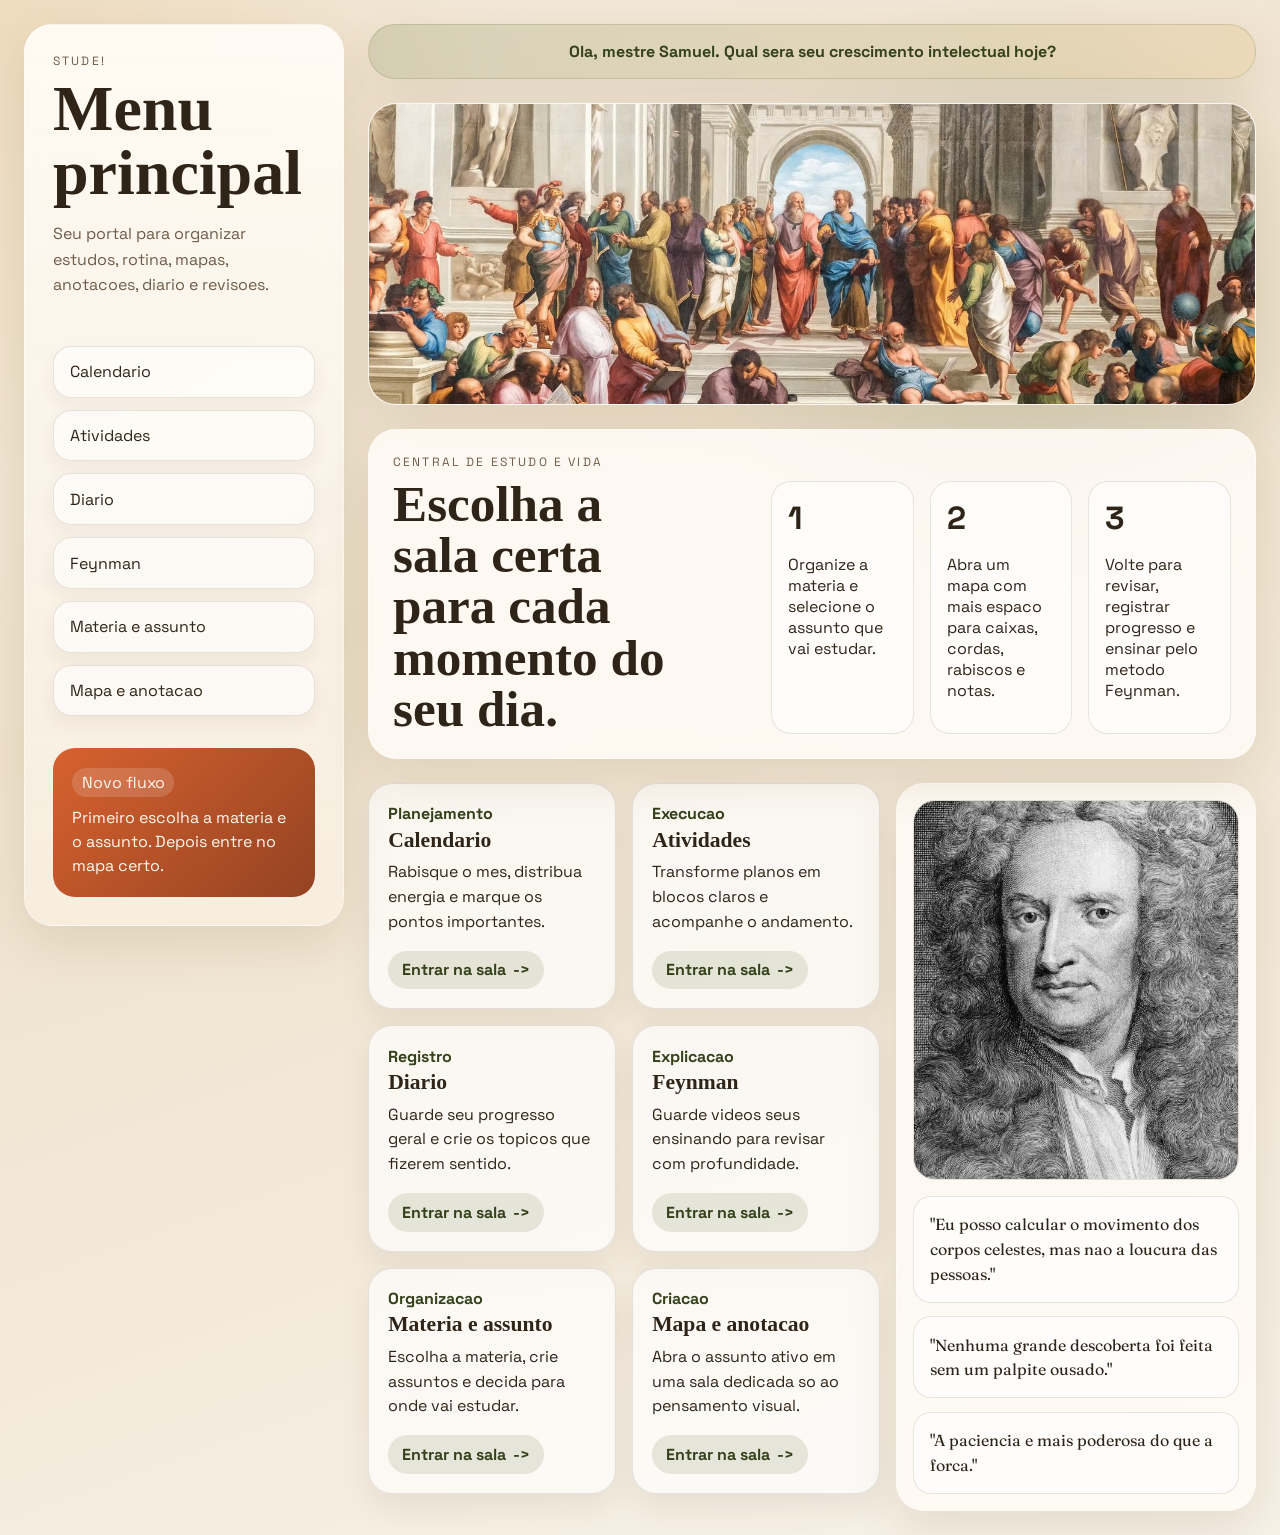
<file: index.html>
<!DOCTYPE html>
<html lang="pt-BR">
  <head>
    <meta charset="UTF-8" />
    <meta name="viewport" content="width=device-width, initial-scale=1.0" />
    <title>Stude! | Inicio</title>
    <link rel="preconnect" href="https://fonts.googleapis.com" />
    <link rel="preconnect" href="https://fonts.gstatic.com" crossorigin />
    <link
      href="https://fonts.googleapis.com/css2?family=Space+Grotesk:wght@400;500;700&family=Fraunces:opsz,wght@9..144,600;9..144,700&display=swap"
      rel="stylesheet"
    />
    <link rel="stylesheet" href="./styles/style.css" />
  </head>
  <body>
    <div class="page-shell">
      <aside class="sidebar">
        <div>
          <p class="eyebrow">Stude!</p>
          <h1>Menu principal</h1>
          <p class="sidebar-copy">
            Seu portal para organizar estudos, rotina, mapas, anotacoes, diario e revisoes.
          </p>
        </div>

        <nav class="section-nav" aria-label="Navegacao principal">
          <a href="./Calendario/index.html">Calendario</a>
          <a href="./Atividades/index.html">Atividades</a>
          <a href="./Diario/index.html">Diario</a>
          <a href="./Biblioteca%20de%20Feynman/index.html">Feynman</a>
          <a href="./Mat%C3%A9ria%20e%20assunto/index.html">Materia e assunto</a>
          <a href="./Anota%C3%A7%C3%A3o%20e%20mapa/index.html">Mapa e anotacao</a>
        </nav>

        <div class="insight-card">
          <span class="insight-label">Novo fluxo</span>
          <p class="insight-text">Primeiro escolha a materia e o assunto. Depois entre no mapa certo.</p>
        </div>
      </aside>

      <main class="content">
        <section class="welcome-banner">
          <p>Ola, mestre Samuel. Qual sera seu crescimento intelectual hoje?</p>
        </section>

        <section class="hero-image-banner">
          <img src="./assets/images/Recorte.jpg" alt="Recorte da Escola de Atenas" />
        </section>

        <section class="hero-card">
          <div>
            <p class="eyebrow">Central de estudo e vida</p>
            <h2>Escolha a sala certa para cada momento do seu dia.</h2>
          </div>

          <div class="hero-metrics">
            <article>
              <span>1</span>
              <p>Organize a materia e selecione o assunto que vai estudar.</p>
            </article>
            <article>
              <span>2</span>
              <p>Abra um mapa com mais espaco para caixas, cordas, rabiscos e notas.</p>
            </article>
            <article>
              <span>3</span>
              <p>Volte para revisar, registrar progresso e ensinar pelo metodo Feynman.</p>
            </article>
          </div>
        </section>

        <section class="home-layout">
          <section class="portal-grid">
            <a class="portal-card" href="./Calendario/index.html">
              <span class="portal-kicker">Planejamento</span>
              <h4>Calendario</h4>
              <p>Rabisque o mes, distribua energia e marque os pontos importantes.</p>
              <span class="portal-action">Entrar na sala</span>
            </a>

            <a class="portal-card" href="./Atividades/index.html">
              <span class="portal-kicker">Execucao</span>
              <h4>Atividades</h4>
              <p>Transforme planos em blocos claros e acompanhe o andamento.</p>
              <span class="portal-action">Entrar na sala</span>
            </a>

            <a class="portal-card" href="./Diario/index.html">
              <span class="portal-kicker">Registro</span>
              <h4>Diario</h4>
              <p>Guarde seu progresso geral e crie os topicos que fizerem sentido.</p>
              <span class="portal-action">Entrar na sala</span>
            </a>

            <a class="portal-card" href="./Biblioteca%20de%20Feynman/index.html">
              <span class="portal-kicker">Explicacao</span>
              <h4>Feynman</h4>
              <p>Guarde videos seus ensinando para revisar com profundidade.</p>
              <span class="portal-action">Entrar na sala</span>
            </a>

            <a class="portal-card" href="./Mat%C3%A9ria%20e%20assunto/index.html">
              <span class="portal-kicker">Organizacao</span>
              <h4>Materia e assunto</h4>
              <p>Escolha a materia, crie assuntos e decida para onde vai estudar.</p>
              <span class="portal-action">Entrar na sala</span>
            </a>

            <a class="portal-card" href="./Anota%C3%A7%C3%A3o%20e%20mapa/index.html">
              <span class="portal-kicker">Criacao</span>
              <h4>Mapa e anotacao</h4>
              <p>Abra o assunto ativo em uma sala dedicada so ao pensamento visual.</p>
              <span class="portal-action">Entrar na sala</span>
            </a>
          </section>

          <aside class="quote-panel">
            <div class="quote-card">
              <img src="./assets/images/IsaacNewton.jpg" alt="Retrato de Isaac Newton" />
              <div class="quote-list">
                <blockquote>"Eu posso calcular o movimento dos corpos celestes, mas nao a loucura das pessoas."</blockquote>
                <blockquote>"Nenhuma grande descoberta foi feita sem um palpite ousado."</blockquote>
                <blockquote>"A paciencia e mais poderosa do que a forca."</blockquote>
              </div>
            </div>
          </aside>
        </section>
      </main>
    </div>
  </body>
</html>
</file>
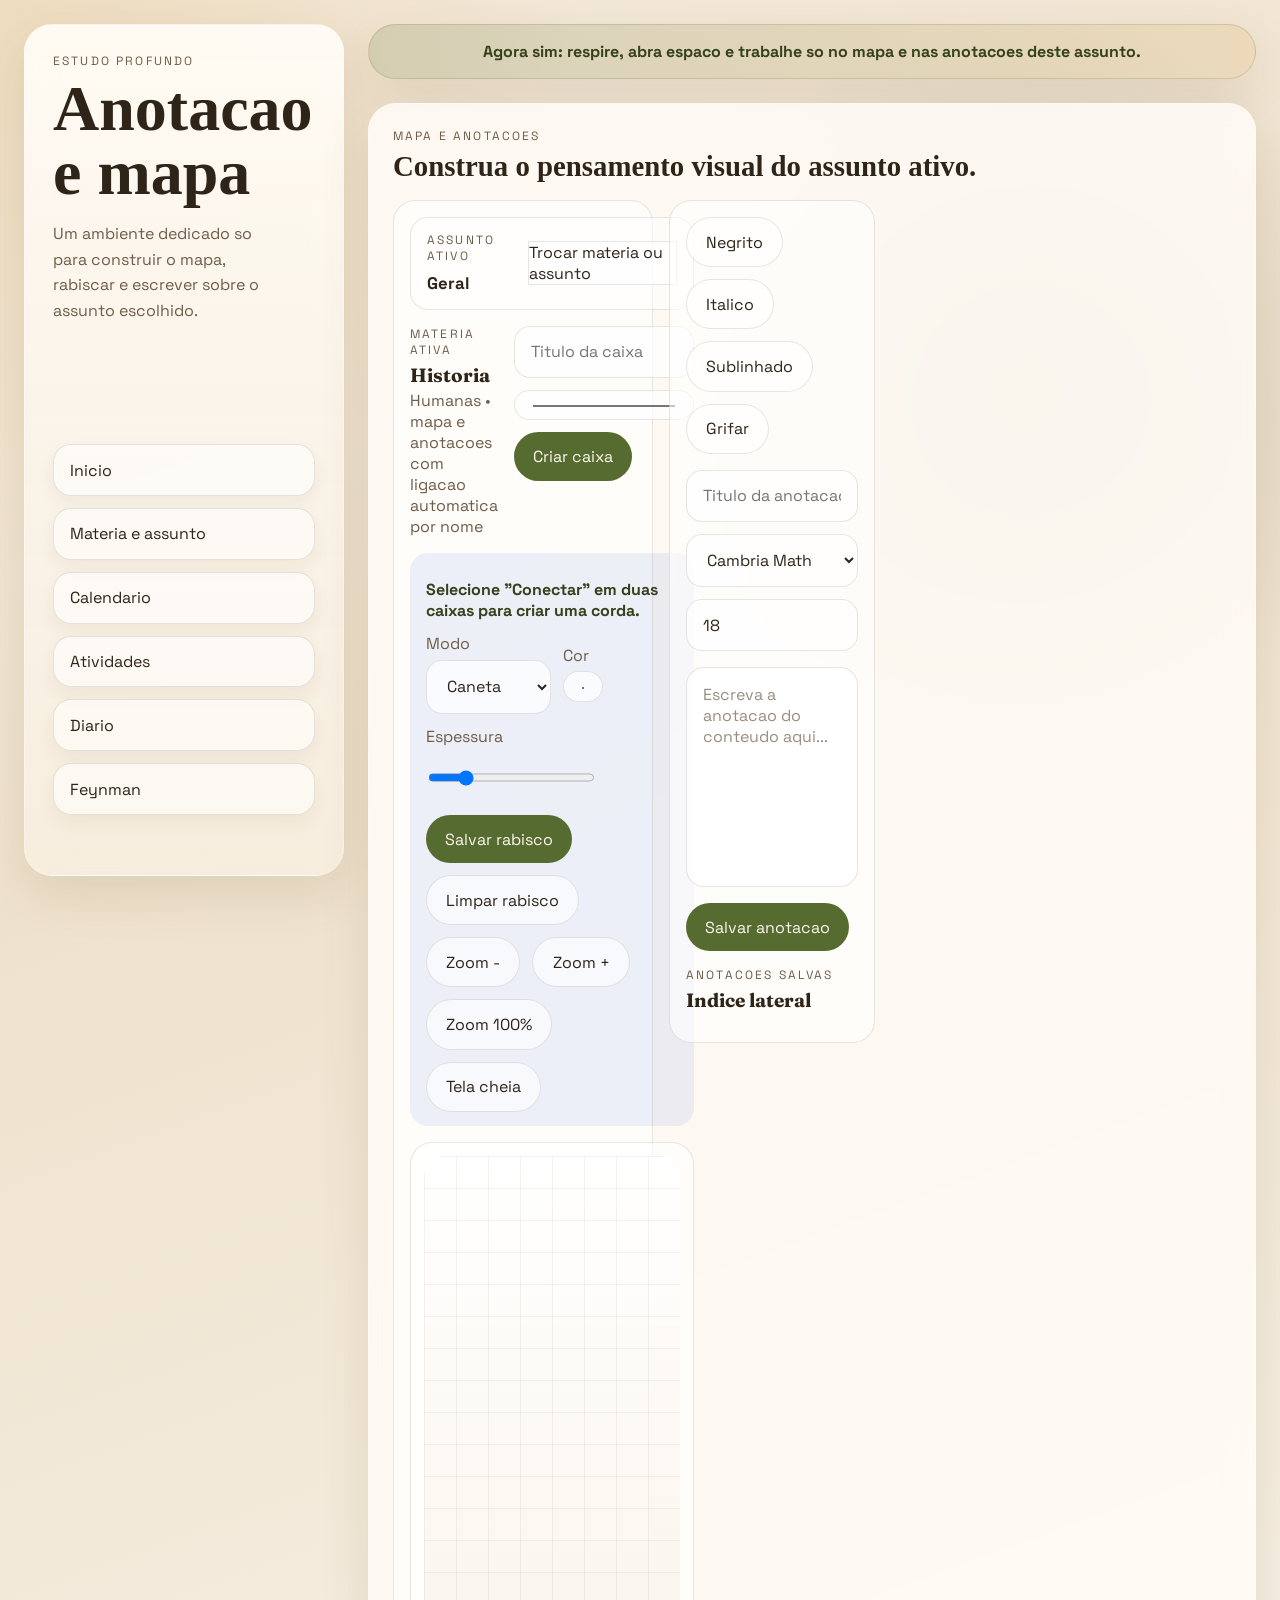
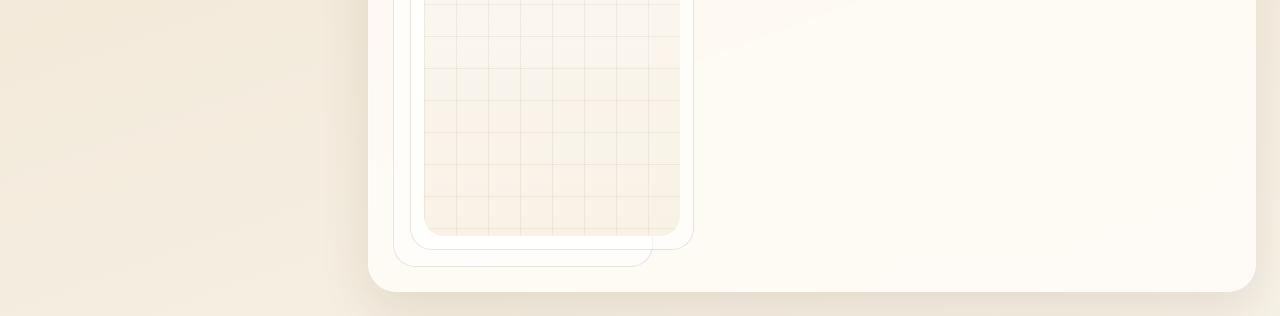
<file: Anotação e mapa/index.html>
<!DOCTYPE html>
<html lang="pt-BR">
  <head>
    <meta charset="UTF-8" />
    <meta name="viewport" content="width=device-width, initial-scale=1.0" />
    <title>Stude! | Anotacao e Mapa</title>
    <link rel="preconnect" href="https://fonts.googleapis.com" />
    <link rel="preconnect" href="https://fonts.gstatic.com" crossorigin />
    <link
      href="https://fonts.googleapis.com/css2?family=Space+Grotesk:wght@400;500;700&family=Fraunces:opsz,wght@9..144,600;9..144,700&display=swap"
      rel="stylesheet"
    />
    <link rel="stylesheet" href="../styles/style.css" />
  </head>
  <body>
    <div class="page-shell">
      <aside class="sidebar">
        <div>
          <p class="eyebrow">Estudo profundo</p>
          <h1>Anotacao e mapa</h1>
          <p class="sidebar-copy">
            Um ambiente dedicado so para construir o mapa, rabiscar e escrever sobre o assunto escolhido.
          </p>
        </div>
        <nav class="section-nav" aria-label="Navegacao do site">
          <a href="../index.html">Inicio</a>
          <a href="../Mat%C3%A9ria%20e%20assunto/index.html">Materia e assunto</a>
          <a href="../Calendario/index.html">Calendario</a>
          <a href="../Atividades/index.html">Atividades</a>
          <a href="../Diario/index.html">Diario</a>
          <a href="../Biblioteca%20de%20Feynman/index.html">Feynman</a>
        </nav>
      </aside>

      <main class="content">
        <section class="welcome-banner">
          <p>Agora sim: respire, abra espaco e trabalhe so no mapa e nas anotacoes deste assunto.</p>
        </section>

        <section id="notes" class="panel">
          <div class="panel-heading">
            <div>
              <p class="eyebrow">Mapa e anotacoes</p>
              <h3>Construa o pensamento visual do assunto ativo.</h3>
            </div>
          </div>

          <div class="notes-layout">
            <div class="notes-workspace">
              <div class="topic-bar">
                <div>
                  <p class="eyebrow">Assunto ativo</p>
                  <strong id="activeTopicTitle">Geral</strong>
                </div>
                <div class="topic-actions">
                  <a class="ghost-button text-link-button" href="../Mat%C3%A9ria%20e%20assunto/index.html">Trocar materia ou assunto</a>
                </div>
              </div>

              <div class="notes-workspace-header">
                <div>
                  <p class="eyebrow">Materia ativa</p>
                  <h4 id="activeSubjectTitle">Historia</h4>
                  <p id="activeSubjectMeta" class="workspace-meta">Humanas • mapa e anotacoes com ligacao automatica por nome</p>
                </div>
                <div class="node-creator">
                  <input id="mapNodeTitle" type="text" placeholder="Titulo da caixa" />
                  <input id="mapNodeColor" type="color" value="#fff7ed" />
                  <button id="addMapNode" type="button">Criar caixa</button>
                </div>
              </div>

              <div id="exactSketchTools" class="exact-sketch-tools">
                <span id="noteMatchStatus" class="map-connection-status"></span>
                <span id="mapConnectionStatus" class="map-connection-status">
                  Selecione "Conectar" em duas caixas para criar uma corda.
                </span>
                <label>
                  Modo
                  <select id="noteSketchMode">
                    <option value="pen">Caneta</option>
                    <option value="eraser">Borracha</option>
                  </select>
                </label>
                <label>
                  Cor
                  <input id="noteSketchColor" type="color" value="#1d4ed8" />
                </label>
                <label>
                  Espessura
                  <input id="noteSketchSize" type="range" min="2" max="20" value="4" />
                </label>
                <button id="saveNoteSketch" type="button">Salvar rabisco</button>
                <button id="clearNoteSketch" class="ghost-button" type="button">Limpar rabisco</button>
                <button id="zoomOutMap" class="ghost-button" type="button">Zoom -</button>
                <button id="zoomInMap" class="ghost-button" type="button">Zoom +</button>
                <button id="resetMapZoom" class="ghost-button" type="button">Zoom 100%</button>
                <button id="toggleMapFullscreen" class="ghost-button" type="button">Tela cheia</button>
              </div>

              <div class="map-stage-shell">
                <div id="mapStage" class="map-stage">
                  <div id="mapViewport" class="map-viewport">
                    <div id="mapPlane" class="map-plane">
                      <svg id="mapConnections" class="map-connections"></svg>
                      <canvas id="mapSketchCanvas" class="map-sketch-canvas"></canvas>
                    </div>
                  </div>
                </div>
              </div>
            </div>

            <aside class="notes-panel">
              <div class="notes-panel-card">
                <div class="notes-editor-toolbar">
                  <button class="ghost-button format-action" type="button" data-command="bold">Negrito</button>
                  <button class="ghost-button format-action" type="button" data-command="italic">Italico</button>
                  <button class="ghost-button format-action" type="button" data-command="underline">Sublinhado</button>
                  <button class="ghost-button format-action" type="button" data-command="hiliteColor" data-value="#fde68a">Grifar</button>
                </div>

                <div class="notes-editor-controls">
                  <input id="noteTitle" type="text" placeholder="Titulo da anotacao" />
                  <select id="noteFontFamily">
                    <option value="Cambria Math">Cambria Math</option>
                    <option value="Arial">Arial</option>
                  </select>
                  <input id="noteFontSize" type="number" min="12" max="40" value="18" />
                </div>

                <div
                  id="noteEditor"
                  class="note-editor"
                  contenteditable="true"
                  spellcheck="true"
                  data-placeholder="Escreva a anotacao do conteudo aqui..."
                ></div>

                <div class="notes-editor-actions">
                  <button id="saveSubjectNote" type="button">Salvar anotacao</button>
                </div>

                <div class="subject-notes-header">
                  <p class="eyebrow">Anotacoes salvas</p>
                  <h4>Indice lateral</h4>
                </div>
                <div id="subjectNotesList" class="subject-notes-list"></div>
              </div>
            </aside>
          </div>
        </section>
      </main>
    </div>

    <script src="../scripts/app.js"></script>
  </body>
</html>
</file>
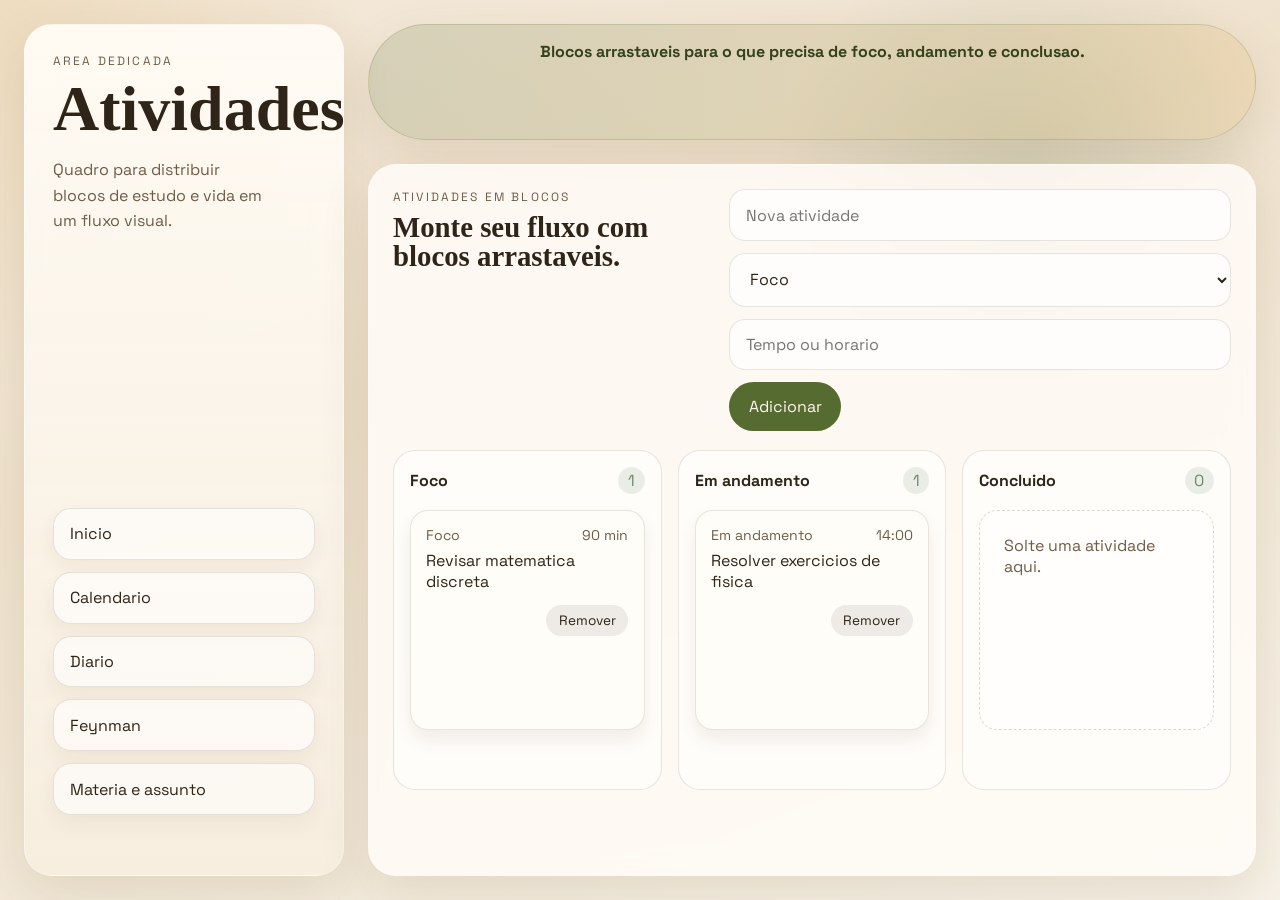
<file: Atividades/index.html>
<!DOCTYPE html>
<html lang="pt-BR">
  <head>
    <meta charset="UTF-8" />
    <meta name="viewport" content="width=device-width, initial-scale=1.0" />
    <title>Stude! | Atividades</title>
    <link rel="preconnect" href="https://fonts.googleapis.com" />
    <link rel="preconnect" href="https://fonts.gstatic.com" crossorigin />
    <link
      href="https://fonts.googleapis.com/css2?family=Space+Grotesk:wght@400;500;700&family=Fraunces:opsz,wght@9..144,600;9..144,700&display=swap"
      rel="stylesheet"
    />
    <link rel="stylesheet" href="../styles/style.css" />
  </head>
  <body>
    <div class="page-shell">
      <aside class="sidebar">
        <div>
          <p class="eyebrow">Area dedicada</p>
          <h1>Atividades</h1>
          <p class="sidebar-copy">Quadro para distribuir blocos de estudo e vida em um fluxo visual.</p>
        </div>
        <nav class="section-nav" aria-label="Navegacao do site">
          <a href="../index.html">Inicio</a>
          <a href="../Calendario/index.html">Calendario</a>
          <a href="../Diario/index.html">Diario</a>
          <a href="../Biblioteca%20de%20Feynman/index.html">Feynman</a>
          <a href="../Mat%C3%A9ria%20e%20assunto/index.html">Materia e assunto</a>
        </nav>
      </aside>

      <main class="content">
        <section class="welcome-banner">
          <p>Blocos arrastaveis para o que precisa de foco, andamento e conclusao.</p>
        </section>

        <section id="activities" class="panel">
          <div class="panel-heading">
            <div>
              <p class="eyebrow">Atividades em blocos</p>
              <h3>Monte seu fluxo com blocos arrastaveis.</h3>
            </div>
            <form id="taskForm" class="task-form">
              <input id="taskTitle" type="text" placeholder="Nova atividade" required />
              <select id="taskColumn">
                <option value="focus">Foco</option>
                <option value="progress">Em andamento</option>
                <option value="done">Concluido</option>
              </select>
              <input id="taskTime" type="text" placeholder="Tempo ou horario" />
              <button type="submit">Adicionar</button>
            </form>
          </div>
          <div class="board" id="taskBoard"></div>
        </section>
      </main>
    </div>

    <template id="taskColumnTemplate">
      <section class="board-column">
        <header>
          <p class="column-title"></p>
          <span class="column-count"></span>
        </header>
        <div class="task-list"></div>
      </section>
    </template>

    <script src="../scripts/app.js"></script>
  </body>
</html>
</file>
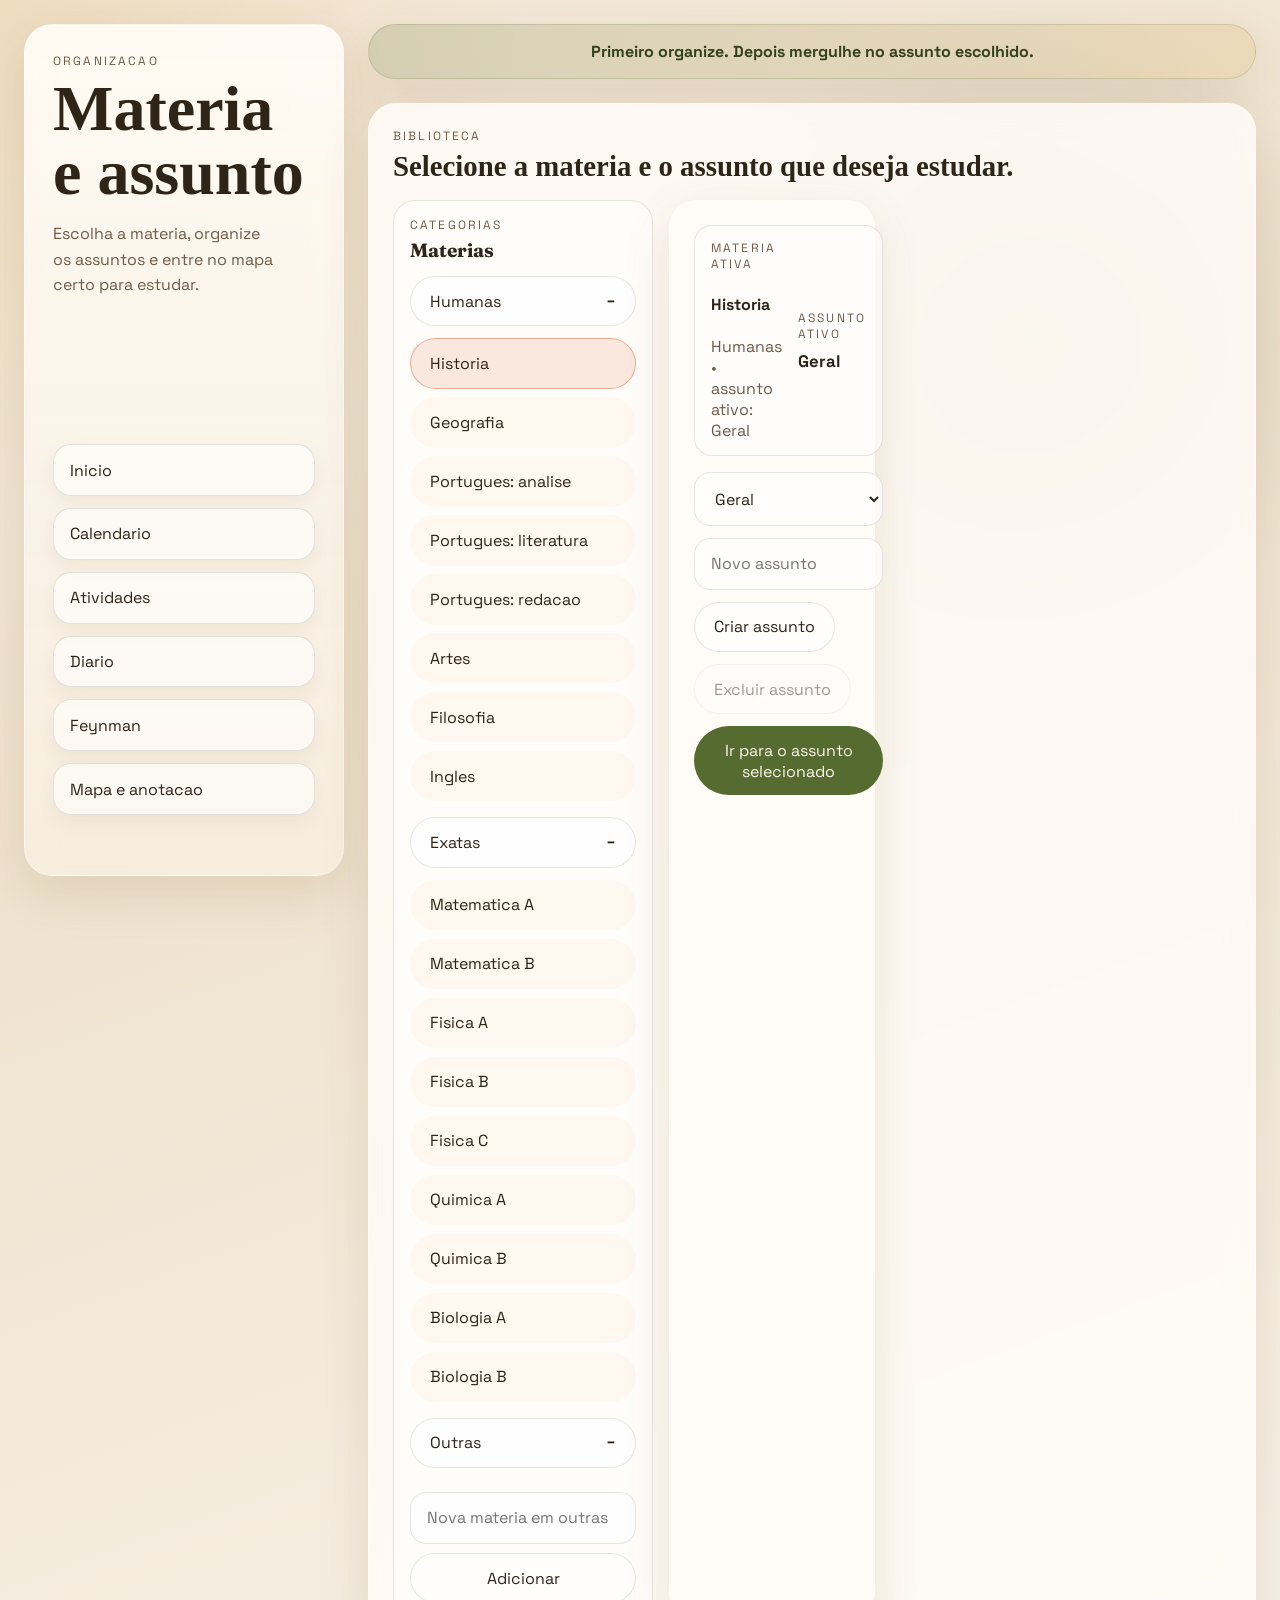
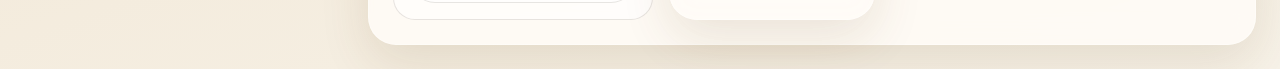
<file: Biblioteca de anotações/index.html>
<!DOCTYPE html>
<html lang="pt-BR">
  <head>
    <meta charset="UTF-8" />
    <meta http-equiv="refresh" content="0; url=../Mat%C3%A9ria%20e%20assunto/index.html" />
    <meta name="viewport" content="width=device-width, initial-scale=1.0" />
    <title>Stude! | Biblioteca</title>
    <link rel="stylesheet" href="../styles/style.css" />
  </head>
  <body>
    <div class="page-shell">
      <aside class="sidebar">
        <div>
          <p class="eyebrow">Transicao</p>
          <h1>Biblioteca</h1>
          <p class="sidebar-copy">
            Agora a biblioteca foi dividida em duas salas: organizacao e mapa com anotacoes.
          </p>
        </div>
      </aside>

      <main class="content">
        <section class="welcome-banner">
          <p>Redirecionando para materia e assunto...</p>
        </section>

        <section class="panel">
          <div class="panel-heading">
            <div>
              <p class="eyebrow">Novo fluxo</p>
              <h3>Primeiro escolha. Depois mergulhe.</h3>
            </div>
          </div>

          <p>
            Se a pagina nao mudar sozinha, clique em
            <a href="../Mat%C3%A9ria%20e%20assunto/index.html">ir para materia e assunto</a>.
          </p>
        </section>
      </main>
    </div>
  </body>
</html>
</file>
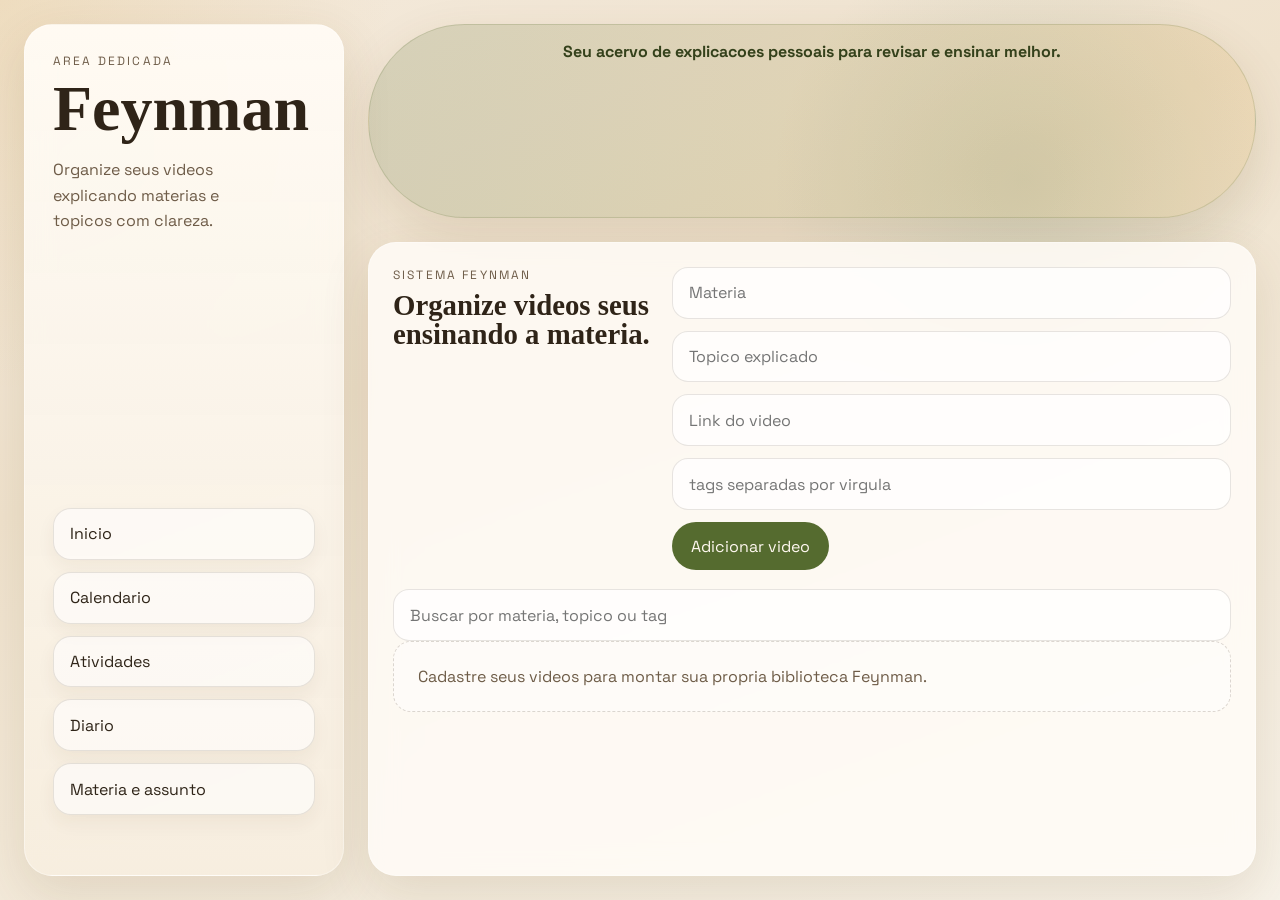
<file: Biblioteca de Feynman/index.html>
<!DOCTYPE html>
<html lang="pt-BR">
  <head>
    <meta charset="UTF-8" />
    <meta name="viewport" content="width=device-width, initial-scale=1.0" />
    <title>Stude! | Biblioteca de Feynman</title>
    <link rel="preconnect" href="https://fonts.googleapis.com" />
    <link rel="preconnect" href="https://fonts.gstatic.com" crossorigin />
    <link
      href="https://fonts.googleapis.com/css2?family=Space+Grotesk:wght@400;500;700&family=Fraunces:opsz,wght@9..144,600;9..144,700&display=swap"
      rel="stylesheet"
    />
    <link rel="stylesheet" href="../styles/style.css" />
  </head>
  <body>
    <div class="page-shell">
      <aside class="sidebar">
        <div>
          <p class="eyebrow">Area dedicada</p>
          <h1>Feynman</h1>
          <p class="sidebar-copy">Organize seus videos explicando materias e topicos com clareza.</p>
        </div>
        <nav class="section-nav" aria-label="Navegacao do site">
          <a href="../index.html">Inicio</a>
          <a href="../Calendario/index.html">Calendario</a>
          <a href="../Atividades/index.html">Atividades</a>
          <a href="../Diario/index.html">Diario</a>
          <a href="../Mat%C3%A9ria%20e%20assunto/index.html">Materia e assunto</a>
        </nav>
      </aside>

      <main class="content">
        <section class="welcome-banner">
          <p>Seu acervo de explicacoes pessoais para revisar e ensinar melhor.</p>
        </section>

        <section id="feynman" class="panel">
          <div class="panel-heading">
            <div>
              <p class="eyebrow">Sistema Feynman</p>
              <h3>Organize videos seus ensinando a materia.</h3>
            </div>
            <form id="videoForm" class="video-form">
              <input id="videoSubject" type="text" placeholder="Materia" required />
              <input id="videoTopic" type="text" placeholder="Topico explicado" required />
              <input id="videoLink" type="url" placeholder="Link do video" />
              <input id="videoTags" type="text" placeholder="tags separadas por virgula" />
              <button type="submit">Adicionar video</button>
            </form>
          </div>

          <div class="video-toolbar">
            <input id="videoSearch" type="search" placeholder="Buscar por materia, topico ou tag" />
          </div>

          <div id="videoLibrary" class="video-library"></div>
        </section>
      </main>
    </div>

    <script src="../scripts/app.js"></script>
  </body>
</html>
</file>
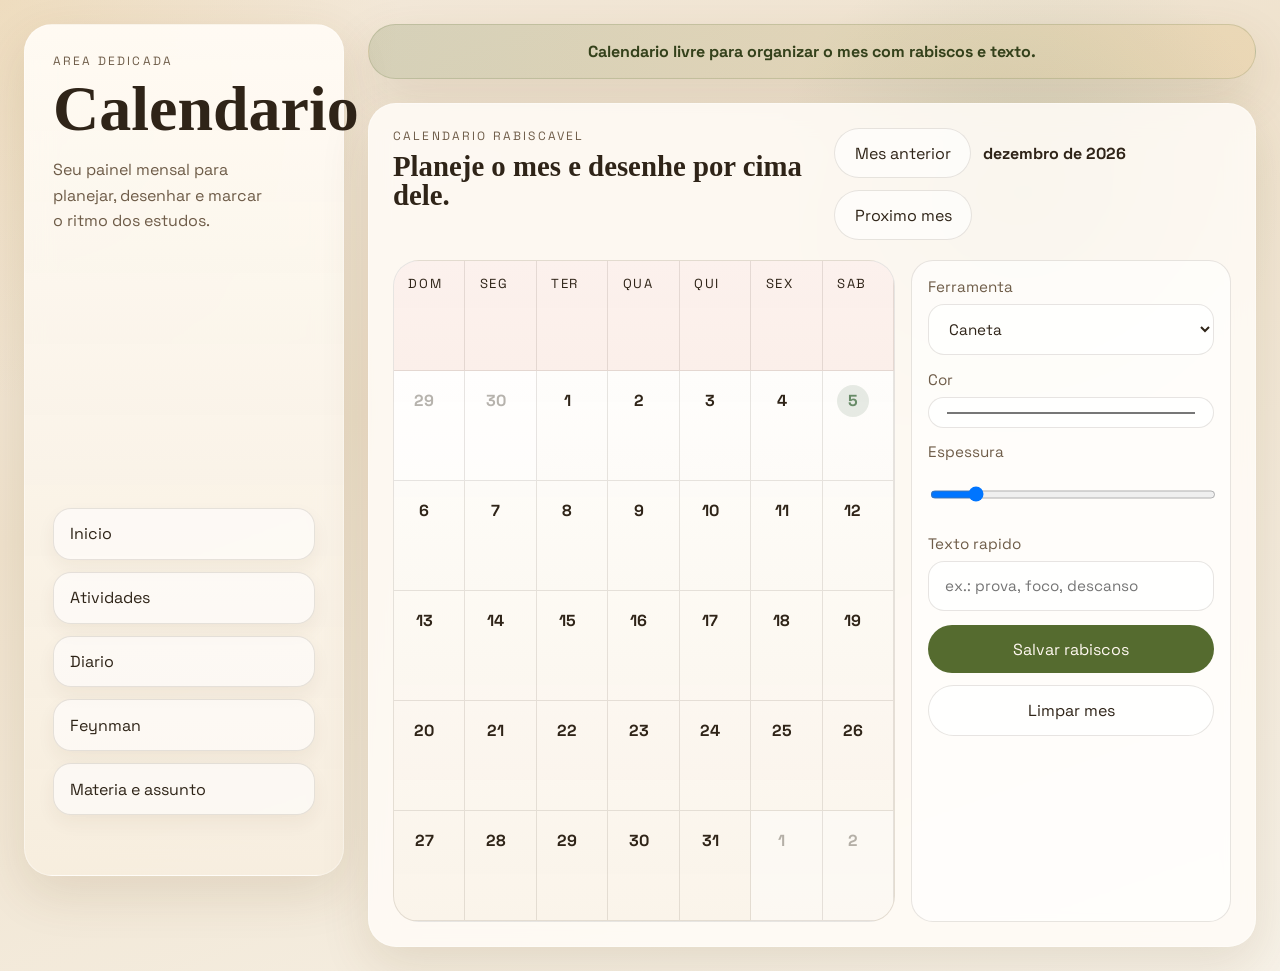
<file: Calendario/index.html>
<!DOCTYPE html>
<html lang="pt-BR">
  <head>
    <meta charset="UTF-8" />
    <meta name="viewport" content="width=device-width, initial-scale=1.0" />
    <title>Stude! | Calendario</title>
    <link rel="preconnect" href="https://fonts.googleapis.com" />
    <link rel="preconnect" href="https://fonts.gstatic.com" crossorigin />
    <link
      href="https://fonts.googleapis.com/css2?family=Space+Grotesk:wght@400;500;700&family=Fraunces:opsz,wght@9..144,600;9..144,700&display=swap"
      rel="stylesheet"
    />
    <link rel="stylesheet" href="../styles/style.css" />
  </head>
  <body>
    <div class="page-shell">
      <aside class="sidebar">
        <div>
          <p class="eyebrow">Area dedicada</p>
          <h1>Calendario</h1>
          <p class="sidebar-copy">Seu painel mensal para planejar, desenhar e marcar o ritmo dos estudos.</p>
        </div>
        <nav class="section-nav" aria-label="Navegacao do site">
          <a href="../index.html">Inicio</a>
          <a href="../Atividades/index.html">Atividades</a>
          <a href="../Diario/index.html">Diario</a>
          <a href="../Biblioteca%20de%20Feynman/index.html">Feynman</a>
          <a href="../Mat%C3%A9ria%20e%20assunto/index.html">Materia e assunto</a>
        </nav>
      </aside>

      <main class="content">
        <section class="welcome-banner">
          <p>Calendario livre para organizar o mes com rabiscos e texto.</p>
        </section>

        <section id="calendar" class="panel">
          <div class="panel-heading">
            <div>
              <p class="eyebrow">Calendario rabiscavel</p>
              <h3>Planeje o mes e desenhe por cima dele.</h3>
            </div>
            <div class="month-controls">
              <button id="prevMonth" class="ghost-button" type="button">Mes anterior</button>
              <strong id="calendarLabel"></strong>
              <button id="nextMonth" class="ghost-button" type="button">Proximo mes</button>
            </div>
          </div>

          <div class="calendar-layout">
            <div class="calendar-surface">
              <div id="calendarGrid" class="calendar-grid"></div>
              <canvas id="calendarCanvas"></canvas>
            </div>

            <div class="toolbox">
              <label>
                Ferramenta
                <select id="toolMode">
                  <option value="pen">Caneta</option>
                  <option value="eraser">Borracha</option>
                  <option value="text">Texto</option>
                </select>
              </label>
              <label>
                Cor
                <input id="toolColor" type="color" value="#f97316" />
              </label>
              <label>
                Espessura
                <input id="toolSize" type="range" min="2" max="24" value="4" />
              </label>
              <label>
                Texto rapido
                <input id="textStamp" type="text" placeholder="ex.: prova, foco, descanso" />
              </label>
              <div class="tool-actions">
                <button id="saveCanvas" type="button">Salvar rabiscos</button>
                <button id="clearCanvas" class="ghost-button" type="button">Limpar mes</button>
              </div>
            </div>
          </div>
        </section>
      </main>
    </div>

    <script src="../scripts/app.js"></script>
  </body>
</html>
</file>
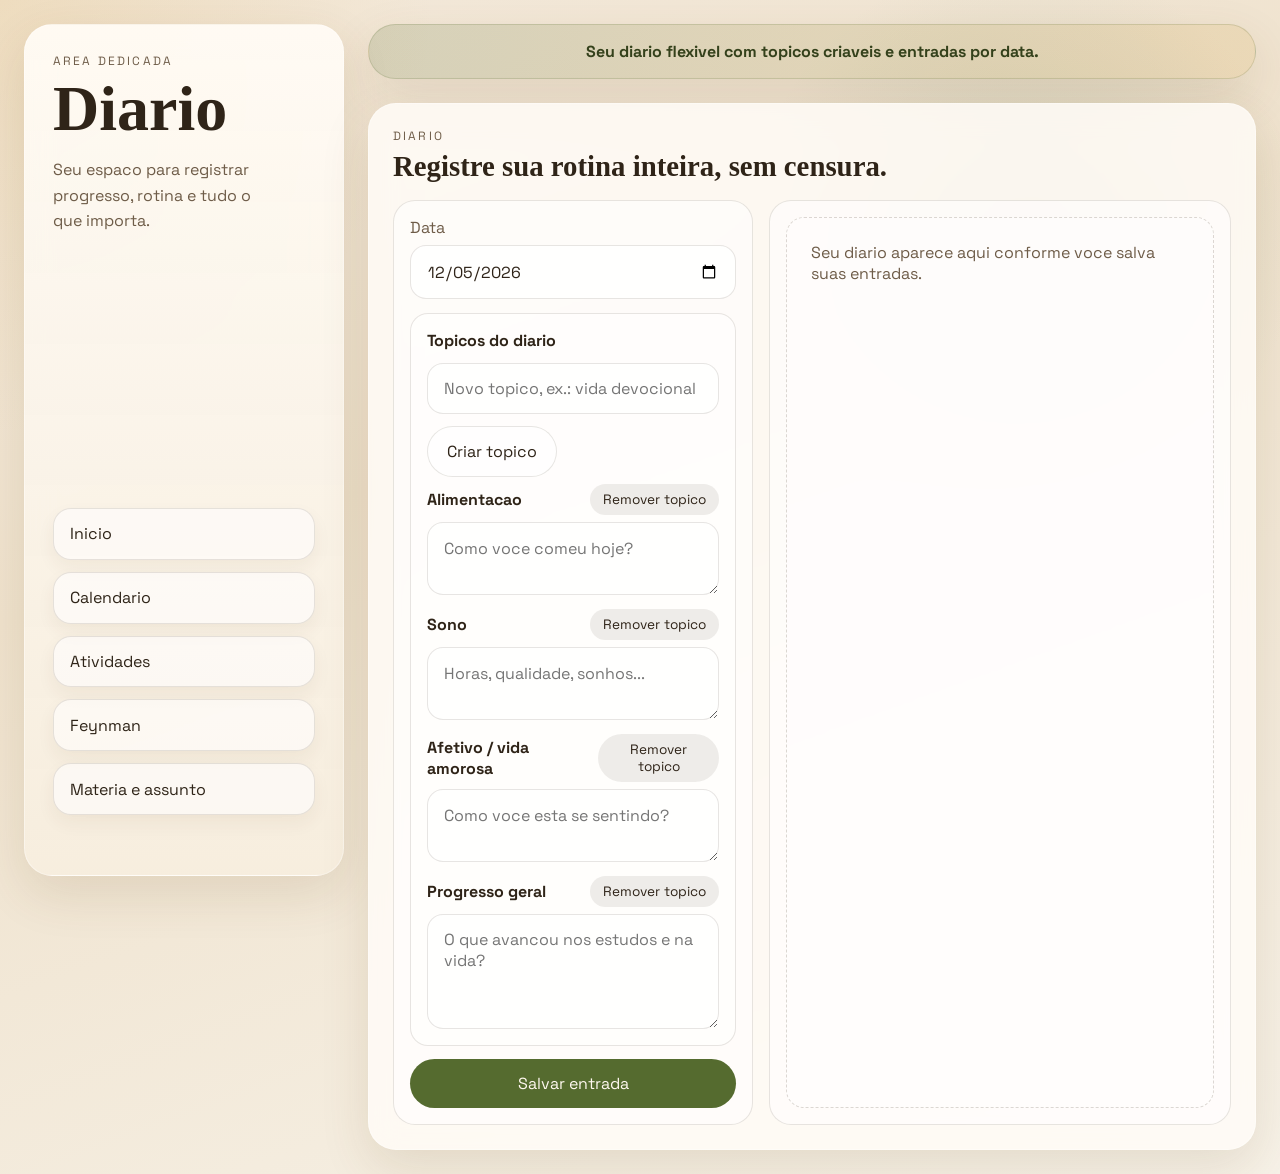
<file: Diario/index.html>
<!DOCTYPE html>
<html lang="pt-BR">
  <head>
    <meta charset="UTF-8" />
    <meta name="viewport" content="width=device-width, initial-scale=1.0" />
    <title>Stude! | Diario</title>
    <link rel="preconnect" href="https://fonts.googleapis.com" />
    <link rel="preconnect" href="https://fonts.gstatic.com" crossorigin />
    <link
      href="https://fonts.googleapis.com/css2?family=Space+Grotesk:wght@400;500;700&family=Fraunces:opsz,wght@9..144,600;9..144,700&display=swap"
      rel="stylesheet"
    />
    <link rel="stylesheet" href="../styles/style.css" />
  </head>
  <body>
    <div class="page-shell">
      <aside class="sidebar">
        <div>
          <p class="eyebrow">Area dedicada</p>
          <h1>Diario</h1>
          <p class="sidebar-copy">Seu espaco para registrar progresso, rotina e tudo o que importa.</p>
        </div>
        <nav class="section-nav" aria-label="Navegacao do site">
          <a href="../index.html">Inicio</a>
          <a href="../Calendario/index.html">Calendario</a>
          <a href="../Atividades/index.html">Atividades</a>
          <a href="../Biblioteca%20de%20Feynman/index.html">Feynman</a>
          <a href="../Mat%C3%A9ria%20e%20assunto/index.html">Materia e assunto</a>
        </nav>
      </aside>

      <main class="content">
        <section class="welcome-banner">
          <p>Seu diario flexivel com topicos criaveis e entradas por data.</p>
        </section>

        <section id="journal" class="panel">
          <div class="panel-heading">
            <div>
              <p class="eyebrow">Diario</p>
              <h3>Registre sua rotina inteira, sem censura.</h3>
            </div>
          </div>

          <div class="journal-layout">
            <form id="journalForm" class="journal-form">
              <label>
                Data
                <input id="journalDate" type="date" required />
              </label>
              <div class="journal-builder">
                <div class="journal-builder-header">
                  <p>Topicos do diario</p>
                  <div class="journal-topic-actions">
                    <input id="journalFieldName" type="text" placeholder="Novo topico, ex.: vida devocional" />
                    <button id="addJournalField" class="ghost-button" type="button">Criar topico</button>
                  </div>
                </div>
                <div id="journalDynamicFields" class="journal-dynamic-fields"></div>
              </div>
              <button type="submit">Salvar entrada</button>
            </form>

            <div id="journalEntries" class="journal-entries"></div>
          </div>
        </section>
      </main>
    </div>

    <script src="../scripts/app.js"></script>
  </body>
</html>
</file>
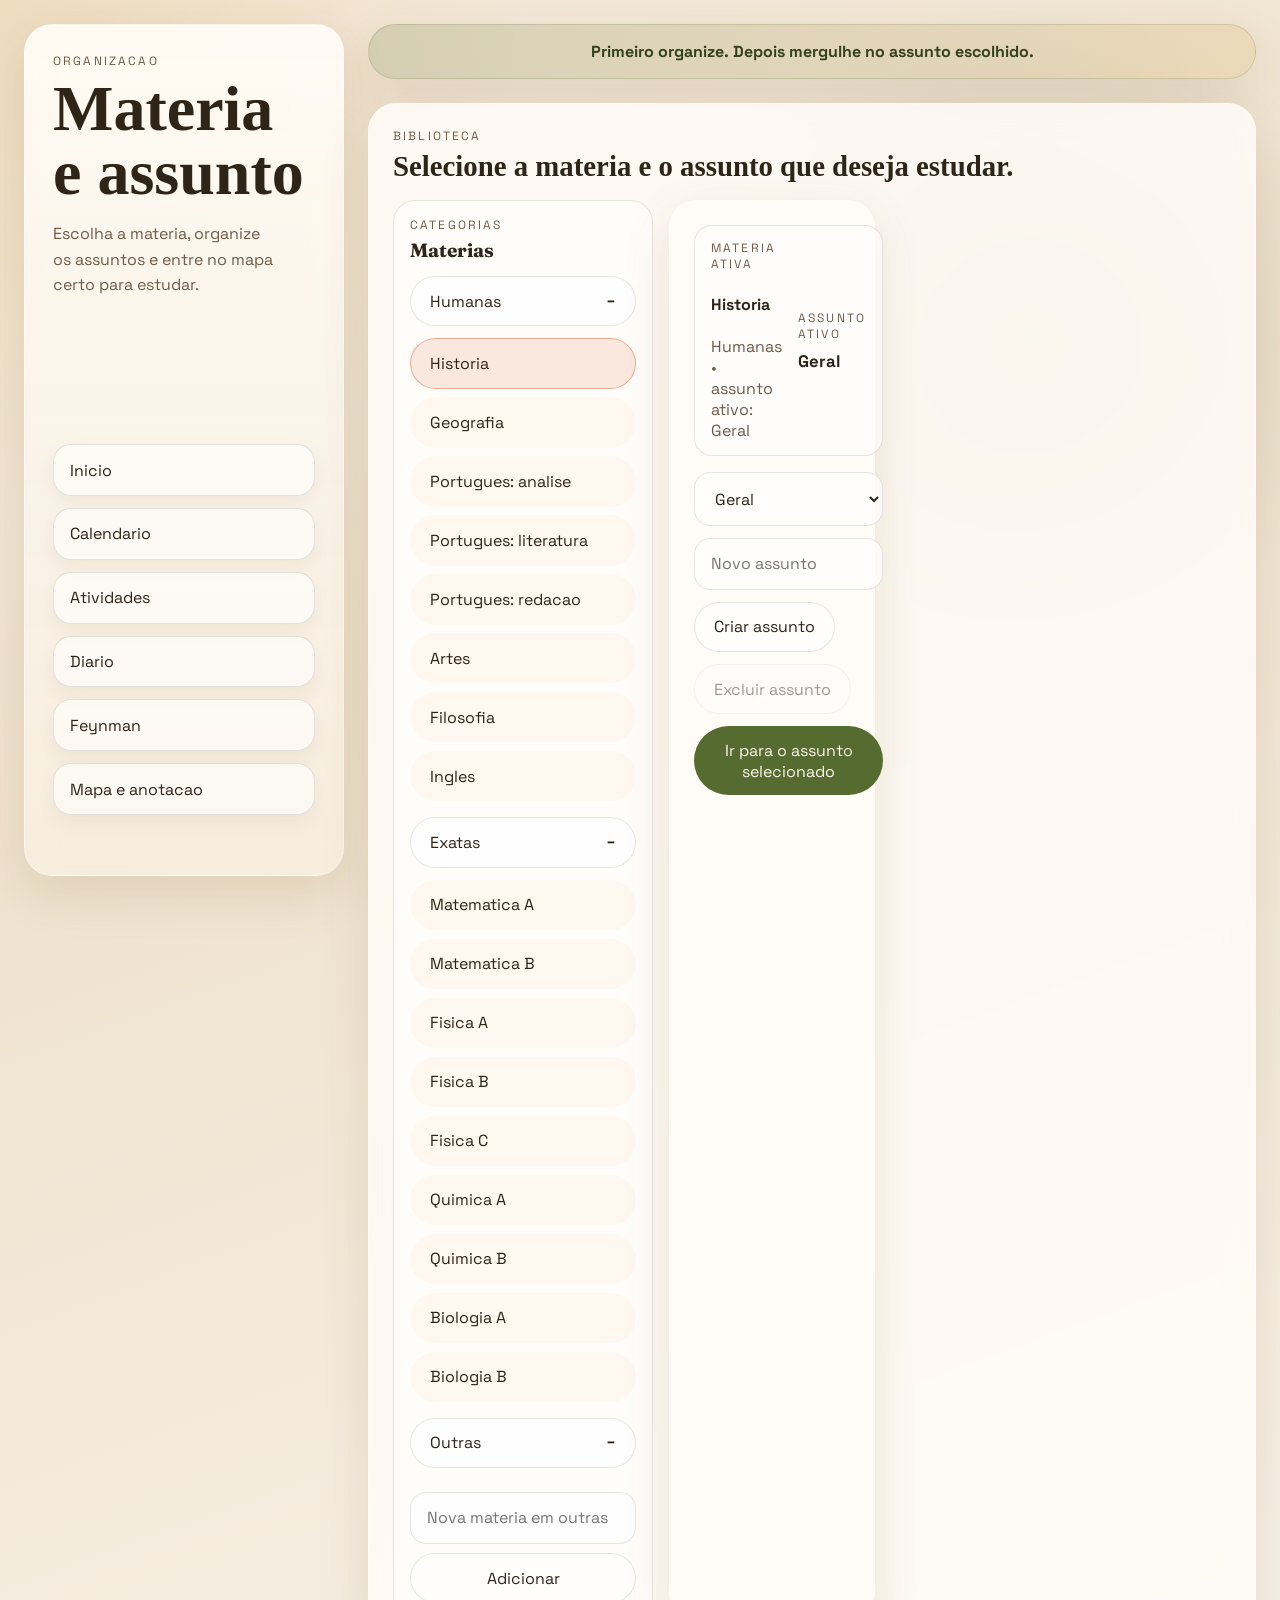
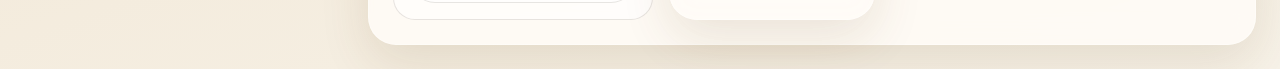
<file: Matéria e assunto/index.html>
<!DOCTYPE html>
<html lang="pt-BR">
  <head>
    <meta charset="UTF-8" />
    <meta name="viewport" content="width=device-width, initial-scale=1.0" />
    <title>Stude! | Materia e Assunto</title>
    <link rel="preconnect" href="https://fonts.googleapis.com" />
    <link rel="preconnect" href="https://fonts.gstatic.com" crossorigin />
    <link
      href="https://fonts.googleapis.com/css2?family=Space+Grotesk:wght@400;500;700&family=Fraunces:opsz,wght@9..144,600;9..144,700&display=swap"
      rel="stylesheet"
    />
    <link rel="stylesheet" href="../styles/style.css" />
  </head>
  <body>
    <div class="page-shell">
      <aside class="sidebar">
        <div>
          <p class="eyebrow">Organizacao</p>
          <h1>Materia e assunto</h1>
          <p class="sidebar-copy">
            Escolha a materia, organize os assuntos e entre no mapa certo para estudar.
          </p>
        </div>
        <nav class="section-nav" aria-label="Navegacao do site">
          <a href="../index.html">Inicio</a>
          <a href="../Calendario/index.html">Calendario</a>
          <a href="../Atividades/index.html">Atividades</a>
          <a href="../Diario/index.html">Diario</a>
          <a href="../Biblioteca%20de%20Feynman/index.html">Feynman</a>
          <a href="../Anota%C3%A7%C3%A3o%20e%20mapa/index.html">Mapa e anotacao</a>
        </nav>
      </aside>

      <main class="content">
        <section class="welcome-banner">
          <p>Primeiro organize. Depois mergulhe no assunto escolhido.</p>
        </section>

        <section class="panel">
          <div class="panel-heading">
            <div>
              <p class="eyebrow">Biblioteca</p>
              <h3>Selecione a materia e o assunto que deseja estudar.</h3>
            </div>
          </div>

          <div class="notes-layout">
            <aside class="notes-sidebar">
              <div class="notes-sidebar-card">
                <div class="notes-sidebar-header">
                  <div>
                    <p class="eyebrow">Categorias</p>
                    <h4>Materias</h4>
                  </div>
                </div>

                <div class="notes-category">
                  <button class="notes-category-toggle" type="button" data-category="humanas">Humanas</button>
                  <div class="notes-subject-list" id="humanasSubjects"></div>
                </div>

                <div class="notes-category">
                  <button class="notes-category-toggle" type="button" data-category="exatas">Exatas</button>
                  <div class="notes-subject-list" id="exatasSubjects"></div>
                </div>

                <div class="notes-category">
                  <button class="notes-category-toggle" type="button" data-category="outras">Outras</button>
                  <div class="notes-subject-list" id="outrasSubjects"></div>
                  <div class="notes-subject-add">
                    <input id="otherSubjectName" type="text" placeholder="Nova materia em outras" />
                    <button id="addOtherSubject" class="ghost-button" type="button">Adicionar</button>
                  </div>
                </div>
              </div>
            </aside>

            <section class="panel organizer-panel">
              <div class="topic-bar">
                <div>
                  <p class="eyebrow">Materia ativa</p>
                  <h4 id="activeSubjectTitle">Historia</h4>
                  <p id="activeSubjectMeta" class="workspace-meta">Humanas • assunto ativo: Geral</p>
                </div>
                <div>
                  <p class="eyebrow">Assunto ativo</p>
                  <strong id="activeTopicTitle">Geral</strong>
                </div>
              </div>

              <div class="organizer-actions">
                <select id="subjectTopicSelect"></select>
                <input id="newTopicName" type="text" placeholder="Novo assunto" />
                <button id="addSubjectTopic" class="ghost-button" type="button">Criar assunto</button>
                <button id="deleteSubjectTopic" class="ghost-button" type="button">Excluir assunto</button>
                <button id="goToSelectedTopic" type="button">Ir para o assunto selecionado</button>
              </div>
            </section>
          </div>
        </section>
      </main>
    </div>

    <script src="../scripts/app.js"></script>
  </body>
</html>
</file>
<file: styles/style.css>
:root {
  --bg: #f5efe4;
  --bg-soft: #fbf6ee;
  --card: rgba(255, 252, 247, 0.85);
  --card-strong: #fffdf8;
  --line: rgba(61, 43, 24, 0.12);
  --text: #2f2418;
  --muted: #6e5c48;
  --accent: #556b2f;
  --accent-dark: #34411b;
  --sage: #688b68;
  --gold: #d6a54a;
  --shadow: 0 18px 50px rgba(97, 62, 20, 0.12);
  --radius-xl: 28px;
  --radius-lg: 20px;
  --radius-md: 14px;
}

* {
  box-sizing: border-box;
}

html {
  scroll-behavior: smooth;
}

body {
  margin: 0;
  min-height: 100vh;
  color: var(--text);
  font-family: "Space Grotesk", sans-serif;
  background:
    radial-gradient(circle at top left, rgba(214, 165, 74, 0.2), transparent 25%),
    radial-gradient(circle at 80% 20%, rgba(104, 139, 104, 0.18), transparent 20%),
    linear-gradient(160deg, #f4eadc 0%, #efe2cd 38%, #f7f2e8 100%);
}

button,
input,
select,
textarea {
  font: inherit;
}

button {
  cursor: pointer;
  border: 0;
  border-radius: 999px;
  background: var(--accent);
  color: #fff8f0;
  padding: 0.85rem 1.2rem;
  transition: transform 180ms ease, box-shadow 180ms ease, background 180ms ease;
}

button:hover {
  transform: translateY(-1px);
  box-shadow: 0 10px 20px rgba(52, 65, 27, 0.22);
}

button:disabled {
  cursor: not-allowed;
  opacity: 0.45;
  box-shadow: none;
  transform: none;
}

.ghost-button {
  background: rgba(255, 255, 255, 0.6);
  color: var(--text);
  border: 1px solid var(--line);
}

input,
select,
textarea {
  width: 100%;
  border: 1px solid var(--line);
  background: rgba(255, 255, 255, 0.72);
  border-radius: 16px;
  padding: 0.9rem 1rem;
  color: var(--text);
}

textarea {
  resize: vertical;
}

.page-shell {
  display: grid;
  grid-template-columns: 320px 1fr;
  gap: 1.5rem;
  padding: 1.5rem;
}

.sidebar,
.hero-card,
.panel {
  border: 1px solid rgba(255, 255, 255, 0.35);
  box-shadow: var(--shadow);
  backdrop-filter: blur(14px);
}

.sidebar {
  position: sticky;
  top: 1.5rem;
  align-self: start;
  min-height: calc(100vh - 3rem);
  padding: 1.75rem;
  border-radius: var(--radius-xl);
  background:
    linear-gradient(180deg, rgba(255, 251, 245, 0.95), rgba(247, 238, 223, 0.9));
  display: flex;
  flex-direction: column;
  justify-content: space-between;
}

.eyebrow {
  margin: 0 0 0.5rem;
  text-transform: uppercase;
  letter-spacing: 0.18em;
  font-size: 0.75rem;
  color: var(--muted);
}

.sidebar h1,
.hero-card h2,
.portal-card h4,
.notes-sidebar-header h4,
.notes-workspace-header h4,
.subject-notes-header h4,
.panel h3 {
  font-family: "Bell MT", "Times New Roman", serif;
  line-height: 1;
  margin: 0;
}

.sidebar h1 {
  font-size: clamp(2.8rem, 5vw, 4rem);
}

.sidebar-copy {
  color: var(--muted);
  line-height: 1.6;
  max-width: 22ch;
}

.section-nav {
  display: grid;
  gap: 0.75rem;
  margin: 2rem 0;
}

.section-nav a {
  display: flex;
  align-items: center;
  justify-content: space-between;
  color: var(--text);
  text-decoration: none;
  padding: 0.9rem 1rem;
  border-radius: 18px;
  background: rgba(255, 255, 255, 0.58);
  border: 1px solid var(--line);
  box-shadow: 0 8px 18px rgba(77, 55, 25, 0.06);
  transition: transform 180ms ease, box-shadow 180ms ease, border-color 180ms ease;
}

.section-nav a:hover {
  transform: translateY(-2px);
  box-shadow: 0 14px 24px rgba(77, 55, 25, 0.1);
  border-color: rgba(85, 107, 47, 0.3);
}

.insight-card {
  background: linear-gradient(135deg, rgba(212, 85, 31, 0.92), rgba(139, 52, 18, 0.92));
  color: #fff8ef;
  padding: 1.2rem;
  border-radius: 22px;
}

.insight-label {
  display: inline-block;
  margin-bottom: 0.6rem;
  padding: 0.25rem 0.6rem;
  border-radius: 999px;
  background: rgba(255, 255, 255, 0.15);
}

.insight-text {
  margin: 0;
  line-height: 1.5;
}

.content {
  display: grid;
  gap: 1.5rem;
}

.hero-image-banner {
  overflow: hidden;
  border-radius: var(--radius-xl);
  border: 1px solid rgba(255, 255, 255, 0.35);
  box-shadow: var(--shadow);
  background: rgba(255, 252, 247, 0.72);
  min-height: 220px;
}

.hero-image-banner img {
  display: block;
  width: 100%;
  height: 300px;
  object-fit: cover;
  object-position: center 36%;
}

.welcome-banner {
  padding: 1rem 1.4rem;
  border-radius: 999px;
  background: linear-gradient(90deg, rgba(85, 107, 47, 0.18), rgba(214, 165, 74, 0.18));
  border: 1px solid rgba(85, 107, 47, 0.18);
  box-shadow: var(--shadow);
}

.welcome-banner p {
  margin: 0;
  text-align: center;
  font-weight: 700;
  color: var(--accent-dark);
}

.hero-card,
.panel {
  background: var(--card);
  border-radius: var(--radius-xl);
  padding: 1.5rem;
}

.hero-card {
  display: flex;
  justify-content: space-between;
  gap: 1rem;
  align-items: end;
}

.hero-card h2 {
  max-width: 12ch;
  font-size: clamp(2rem, 4vw, 3.5rem);
}

.hero-metrics {
  display: grid;
  grid-template-columns: repeat(3, minmax(110px, 1fr));
  gap: 1rem;
  width: min(460px, 100%);
}

.hero-metrics article {
  padding: 1rem;
  border-radius: 20px;
  background: rgba(255, 255, 255, 0.62);
  border: 1px solid var(--line);
}

.hero-metrics span {
  display: block;
  font-size: 2rem;
  font-weight: 700;
}

.portal-grid {
  display: grid;
  grid-template-columns: repeat(auto-fit, minmax(220px, 1fr));
  gap: 1rem;
}

.home-layout {
  display: grid;
  grid-template-columns: minmax(0, 1.4fr) 360px;
  gap: 1rem;
  align-items: start;
}

.portal-card {
  display: block;
  padding: 1.2rem;
  border-radius: 24px;
  text-decoration: none;
  color: var(--text);
  background: rgba(255, 255, 255, 0.68);
  border: 1px solid var(--line);
  box-shadow: 0 14px 30px rgba(77, 55, 25, 0.08);
  transition: transform 180ms ease, box-shadow 180ms ease, border-color 180ms ease;
}

.portal-card:hover {
  transform: translateY(-4px);
  box-shadow: 0 18px 34px rgba(77, 55, 25, 0.14);
  border-color: rgba(85, 107, 47, 0.28);
}

.portal-card h4 {
  margin: 0.35rem 0 0.55rem;
  font-size: 1.35rem;
}

.portal-card p {
  margin: 0;
  line-height: 1.55;
}

.portal-kicker {
  color: var(--accent-dark);
  font-weight: 700;
}

.portal-action {
  display: inline-flex;
  align-items: center;
  gap: 0.45rem;
  margin-top: 1rem;
  padding: 0.55rem 0.85rem;
  border-radius: 999px;
  background: rgba(85, 107, 47, 0.14);
  color: var(--accent-dark);
  font-weight: 700;
}

.portal-action::after {
  content: "->";
}

.quote-panel {
  display: grid;
}

.quote-card {
  padding: 1rem;
  border-radius: var(--radius-xl);
  background: rgba(255, 252, 247, 0.82);
  border: 1px solid rgba(255, 255, 255, 0.35);
  box-shadow: var(--shadow);
}

.quote-card img {
  display: block;
  width: 100%;
  height: 380px;
  object-fit: cover;
  object-position: center top;
  border-radius: 22px;
  border: 1px solid var(--line);
}

.quote-list {
  display: grid;
  gap: 0.85rem;
  margin-top: 1rem;
}

.quote-list blockquote {
  margin: 0;
  padding: 0.95rem 1rem;
  border-radius: 18px;
  background: rgba(255, 255, 255, 0.64);
  border: 1px solid var(--line);
  color: var(--text);
  line-height: 1.55;
  font-family: "Fraunces", serif;
  font-size: 1rem;
}

.panel-heading {
  display: flex;
  justify-content: space-between;
  gap: 1rem;
  align-items: start;
  margin-bottom: 1.2rem;
}

.panel-heading h3 {
  font-size: clamp(1.8rem, 2vw, 2.4rem);
}

.month-controls,
.task-form,
.video-form,
.video-toolbar {
  display: flex;
  gap: 0.75rem;
  align-items: center;
  flex-wrap: wrap;
}

.calendar-layout {
  display: grid;
  grid-template-columns: 1.4fr 320px;
  gap: 1rem;
}

.calendar-surface {
  position: relative;
  min-height: 620px;
  border-radius: 26px;
  overflow: hidden;
  border: 1px solid var(--line);
  background:
    linear-gradient(180deg, rgba(255, 255, 255, 0.95), rgba(250, 243, 232, 0.92));
}

.calendar-grid {
  position: relative;
  z-index: 1;
  display: grid;
  grid-template-columns: repeat(7, minmax(0, 1fr));
  grid-auto-rows: 1fr;
  height: 100%;
}

.calendar-weekday,
.calendar-day {
  padding: 0.9rem;
  border-right: 1px solid var(--line);
  border-bottom: 1px solid var(--line);
}

.calendar-weekday {
  min-height: 64px;
  background: rgba(212, 85, 31, 0.08);
  font-size: 0.82rem;
  text-transform: uppercase;
  letter-spacing: 0.12em;
}

.calendar-day {
  min-height: 110px;
}

.calendar-day.muted {
  color: rgba(47, 36, 24, 0.35);
  background: rgba(255, 255, 255, 0.4);
}

.calendar-day strong {
  display: inline-flex;
  width: 2rem;
  height: 2rem;
  border-radius: 999px;
  align-items: center;
  justify-content: center;
}

.calendar-day.today strong {
  background: rgba(104, 139, 104, 0.16);
  color: var(--sage);
}

#calendarCanvas {
  position: absolute;
  inset: 0;
  z-index: 2;
  width: 100%;
  height: 100%;
  touch-action: none;
}

.toolbox {
  display: grid;
  gap: 0.9rem;
  align-content: start;
  padding: 1rem;
  border-radius: 22px;
  background: rgba(255, 255, 255, 0.6);
  border: 1px solid var(--line);
}

.toolbox label {
  display: grid;
  gap: 0.5rem;
  font-size: 0.95rem;
  color: var(--muted);
}

.tool-actions {
  display: grid;
  gap: 0.75rem;
}

.board {
  display: grid;
  grid-template-columns: repeat(3, minmax(0, 1fr));
  gap: 1rem;
}

.board-column {
  background: rgba(255, 255, 255, 0.56);
  border: 1px solid var(--line);
  border-radius: 22px;
  padding: 1rem;
  min-height: 340px;
}

.board-column header {
  display: flex;
  justify-content: space-between;
  align-items: center;
  margin-bottom: 1rem;
}

.column-title {
  font-weight: 700;
  margin: 0;
}

.column-count {
  background: rgba(104, 139, 104, 0.14);
  color: var(--sage);
  border-radius: 999px;
  padding: 0.2rem 0.6rem;
}

.task-list {
  min-height: 220px;
  display: grid;
  gap: 0.8rem;
}

.task-card {
  border-radius: 18px;
  background: var(--card-strong);
  border: 1px solid var(--line);
  padding: 0.95rem;
  box-shadow: 0 10px 18px rgba(77, 55, 25, 0.08);
}

.task-card[draggable="true"] {
  cursor: grab;
}

.task-meta {
  display: flex;
  justify-content: space-between;
  gap: 0.5rem;
  color: var(--muted);
  font-size: 0.88rem;
}

.task-card p {
  margin: 0.35rem 0 0;
}

.card-actions {
  display: flex;
  justify-content: flex-end;
  margin-top: 0.8rem;
}

.inline-remove {
  padding: 0.45rem 0.8rem;
  font-size: 0.85rem;
  background: rgba(47, 36, 24, 0.08);
  color: var(--text);
  box-shadow: none;
}

.inline-remove:hover {
  box-shadow: none;
}

.journal-layout {
  display: grid;
  grid-template-columns: 360px 1fr;
  gap: 1rem;
}

.journal-form,
.journal-entries {
  background: rgba(255, 255, 255, 0.55);
  border: 1px solid var(--line);
  border-radius: 22px;
  padding: 1rem;
}

.journal-form {
  display: grid;
  gap: 0.85rem;
}

.journal-builder,
.journal-form label {
  display: grid;
  gap: 0.45rem;
  color: var(--muted);
}

.journal-builder {
  padding: 1rem;
  border-radius: 18px;
  background: rgba(255, 255, 255, 0.52);
  border: 1px solid var(--line);
}

.journal-builder-header {
  display: grid;
  gap: 0.75rem;
}

.journal-builder-header p {
  margin: 0;
  font-weight: 700;
  color: var(--text);
}

.journal-topic-actions {
  display: flex;
  gap: 0.75rem;
  flex-wrap: wrap;
}

.journal-topic-actions input {
  flex: 1 1 220px;
}

.journal-dynamic-fields {
  display: grid;
  gap: 0.85rem;
}

.journal-field-card {
  display: grid;
  gap: 0.45rem;
}

.journal-field-header {
  display: flex;
  align-items: center;
  justify-content: space-between;
  gap: 0.75rem;
}

.journal-field-header span {
  font-weight: 700;
  color: var(--text);
}

.journal-entries {
  display: grid;
  gap: 0.9rem;
}

.journal-topics {
  display: grid;
  gap: 0.55rem;
  margin-top: 0.8rem;
}

.journal-entry,
.video-card {
  border-radius: 20px;
  background: var(--card-strong);
  padding: 1rem;
  border: 1px solid var(--line);
}

.journal-entry h4,
.video-card h4 {
  margin: 0 0 0.4rem;
  font-size: 1.05rem;
}

.journal-entry p,
.video-card p {
  margin: 0.35rem 0;
  line-height: 1.5;
}

.entry-date,
.video-subject {
  color: var(--accent-dark);
  font-weight: 700;
}

.video-library {
  display: grid;
  grid-template-columns: repeat(auto-fit, minmax(230px, 1fr));
  gap: 1rem;
}

.video-tags {
  display: flex;
  gap: 0.45rem;
  flex-wrap: wrap;
  margin-top: 0.75rem;
}

.video-tags span {
  padding: 0.3rem 0.6rem;
  border-radius: 999px;
  background: rgba(214, 165, 74, 0.18);
  color: #8a661f;
  font-size: 0.84rem;
}

.video-link {
  display: inline-flex;
  margin-top: 0.85rem;
  color: var(--accent-dark);
  font-weight: 700;
  text-decoration: none;
}

.hidden {
  display: none !important;
}

.empty-state {
  padding: 1.5rem;
  border-radius: 18px;
  border: 1px dashed rgba(61, 43, 24, 0.18);
  color: var(--muted);
  background: rgba(255, 255, 255, 0.4);
}

.notes-layout {
  display: grid;
  grid-template-columns: 260px minmax(0, 1fr) 340px;
  gap: 1rem;
}

.notes-sidebar-card,
.notes-panel-card,
.notes-workspace,
.map-stage-shell {
  background: rgba(255, 255, 255, 0.58);
  border: 1px solid var(--line);
  border-radius: 22px;
}

.notes-sidebar-card,
.notes-panel-card {
  padding: 1rem;
}

.notes-sidebar-header h4,
.notes-workspace-header h4,
.subject-notes-header h4 {
  margin: 0;
  font-size: 1.2rem;
  font-family: "Fraunces", serif;
}

.notes-category {
  margin-top: 1rem;
}

.notes-category-toggle {
  width: 100%;
  display: flex;
  align-items: center;
  justify-content: space-between;
  text-align: left;
  background: rgba(255, 255, 255, 0.72);
  color: var(--text);
  border: 1px solid var(--line);
}

.notes-category-toggle::after {
  content: "−";
  font-weight: 700;
}

.notes-category.collapsed .notes-category-toggle::after {
  content: "+";
}

.notes-subject-list {
  display: grid;
  gap: 0.55rem;
  margin-top: 0.75rem;
}

.subject-chip {
  width: 100%;
  text-align: left;
  background: rgba(255, 248, 240, 0.95);
  color: var(--text);
  border: 1px solid transparent;
  box-shadow: none;
}

.subject-chip.active {
  border-color: rgba(212, 85, 31, 0.4);
  background: rgba(212, 85, 31, 0.12);
}

.notes-subject-add {
  display: grid;
  gap: 0.6rem;
  margin-top: 0.75rem;
}

.notes-workspace {
  padding: 1rem;
  display: grid;
  gap: 1rem;
  min-width: 0;
}

.notes-workspace-header {
  display: flex;
  justify-content: space-between;
  gap: 1rem;
  align-items: start;
}

.topic-bar {
  display: flex;
  justify-content: space-between;
  gap: 1rem;
  align-items: center;
  padding: 0.9rem 1rem;
  border-radius: 18px;
  background: rgba(255, 255, 255, 0.55);
  border: 1px solid var(--line);
}

.topic-bar strong {
  display: block;
  font-size: 1.05rem;
}

.topic-actions {
  display: flex;
  gap: 0.75rem;
  align-items: center;
  flex-wrap: wrap;
}

.organizer-panel {
  display: grid;
  gap: 1rem;
  align-content: start;
}

.organizer-actions {
  display: flex;
  gap: 0.75rem;
  flex-wrap: wrap;
  align-items: center;
}

.organizer-actions select,
.organizer-actions input {
  min-width: 180px;
  flex: 1 1 180px;
}

.text-link-button {
  display: inline-flex;
  align-items: center;
  justify-content: center;
  text-decoration: none;
}

.topic-actions select,
.topic-actions input {
  min-width: 180px;
}

.workspace-meta {
  margin: 0.3rem 0 0;
  color: var(--muted);
}

.node-creator,
.exact-sketch-tools,
.notes-editor-controls,
.notes-editor-toolbar,
.notes-editor-actions {
  display: flex;
  gap: 0.75rem;
  flex-wrap: wrap;
  align-items: center;
}

.node-creator input {
  min-width: 180px;
}

.exact-sketch-tools {
  padding: 0.9rem 1rem;
  background: rgba(29, 78, 216, 0.08);
  border-radius: 18px;
}

.map-connection-status {
  color: var(--accent-dark);
  font-weight: 700;
}

.exact-sketch-tools label {
  display: grid;
  gap: 0.35rem;
  color: var(--muted);
}

.map-stage-shell {
  padding: 0.8rem;
  overflow: hidden;
  min-width: 0;
}

.map-stage {
  position: relative;
  overflow: auto;
  width: 100%;
  height: 680px;
  border-radius: 20px;
  background:
    linear-gradient(rgba(61, 43, 24, 0.06) 1px, transparent 1px),
    linear-gradient(90deg, rgba(61, 43, 24, 0.06) 1px, transparent 1px),
    linear-gradient(180deg, rgba(255, 255, 255, 0.94), rgba(248, 241, 229, 0.95));
  background-size: 32px 32px, 32px 32px, auto;
}

.map-stage:fullscreen {
  width: 100vw;
  height: 100vh;
  padding: 1rem;
  border-radius: 0;
  background:
    linear-gradient(rgba(61, 43, 24, 0.06) 1px, transparent 1px),
    linear-gradient(90deg, rgba(61, 43, 24, 0.06) 1px, transparent 1px),
    linear-gradient(180deg, rgba(255, 255, 255, 0.98), rgba(248, 241, 229, 0.98));
  background-size: 32px 32px, 32px 32px, auto;
}

.map-viewport {
  position: relative;
}

.map-plane {
  position: relative;
  width: 1800px;
  height: 1200px;
  isolation: isolate;
  transform-origin: top left;
}

.map-connections {
  position: absolute;
  inset: 0;
  width: 100%;
  height: 100%;
  z-index: 1;
  pointer-events: none;
}

.map-node {
  position: absolute;
  width: 220px;
  min-height: 110px;
  border-radius: 20px;
  padding: 0.95rem;
  background: rgba(255, 253, 248, 0.96);
  border: 1px solid var(--line);
  box-shadow: 0 12px 25px rgba(77, 55, 25, 0.12);
  user-select: none;
  z-index: 3;
  overflow: hidden;
  border-left: 8px solid var(--node-color, var(--accent));
}

.map-node.active {
  outline: 2px solid rgba(212, 85, 31, 0.38);
}

.map-node.pending-link {
  outline: 2px dashed rgba(29, 78, 216, 0.5);
}

.map-node-header {
  display: flex;
  justify-content: space-between;
  gap: 0.5rem;
  align-items: start;
}

.map-node-header strong {
  display: block;
  font-size: 1rem;
}

.map-node-header span {
  color: var(--muted);
  font-size: 0.8rem;
}

.map-node-body {
  margin-top: 0.8rem;
  color: var(--muted);
  line-height: 1.45;
  white-space: pre-wrap;
}

.map-node-image {
  width: 100%;
  height: 120px;
  object-fit: cover;
  border-radius: 14px;
  margin-top: 0.8rem;
  border: 1px solid rgba(61, 43, 24, 0.12);
}

.map-node-actions {
  display: flex;
  justify-content: space-between;
  gap: 0.5rem;
  margin-top: 0.85rem;
}

.map-node-actions button {
  padding: 0.4rem 0.7rem;
}

.map-node-resize {
  position: absolute;
  right: 8px;
  bottom: 8px;
  width: 18px;
  height: 18px;
  border-radius: 6px;
  border: 1px solid rgba(61, 43, 24, 0.18);
  background:
    linear-gradient(135deg, transparent 0 45%, rgba(61, 43, 24, 0.22) 45% 55%, transparent 55% 100%);
  cursor: nwse-resize;
}

.map-sketch-canvas {
  position: absolute;
  inset: 0;
  width: 100%;
  height: 100%;
  pointer-events: auto;
  z-index: 0;
}

.map-connection-path {
  cursor: pointer;
  pointer-events: stroke;
  transition: stroke 160ms ease, stroke-width 160ms ease;
}

.map-connection-path:hover {
  stroke: rgba(212, 85, 31, 0.8);
  stroke-width: 5;
}

.notes-panel-card {
  display: grid;
  gap: 1rem;
}

.note-editor {
  min-height: 220px;
  padding: 1rem;
  border-radius: 18px;
  border: 1px solid var(--line);
  background: rgba(255, 255, 255, 0.76);
  overflow: auto;
}

.note-editor:empty::before {
  content: attr(data-placeholder);
  color: rgba(110, 92, 72, 0.7);
}

.subject-notes-list {
  display: grid;
  gap: 0.75rem;
}

.subject-note-item {
  padding: 0.95rem;
  border-radius: 18px;
  background: rgba(255, 253, 248, 0.95);
  border: 1px solid var(--line);
}

.subject-note-link {
  display: block;
  margin: 0;
  color: var(--accent-dark);
  font-weight: 700;
  cursor: pointer;
}

.subject-note-preview {
  margin: 0.55rem 0 0;
  color: var(--muted);
  line-height: 1.45;
}

.subject-note-meta {
  margin: 0.5rem 0 0;
  color: var(--muted);
  font-size: 0.85rem;
}

@media (max-width: 1100px) {
  .page-shell {
    grid-template-columns: 1fr;
  }

  .sidebar {
    position: static;
    min-height: auto;
  }

  .calendar-layout,
  .journal-layout,
  .notes-layout,
  .home-layout {
    grid-template-columns: 1fr;
  }
}

@media (max-width: 820px) {
  .hero-card,
  .panel-heading {
    flex-direction: column;
    align-items: stretch;
  }

  .hero-metrics,
  .board {
    grid-template-columns: 1fr;
  }

  .notes-workspace-header {
    flex-direction: column;
  }

  .topic-bar {
    flex-direction: column;
    align-items: stretch;
  }

  .page-shell {
    padding: 1rem;
  }

  .calendar-surface {
    min-height: 540px;
  }

  .hero-image-banner img {
    height: 220px;
  }
}
</file>
